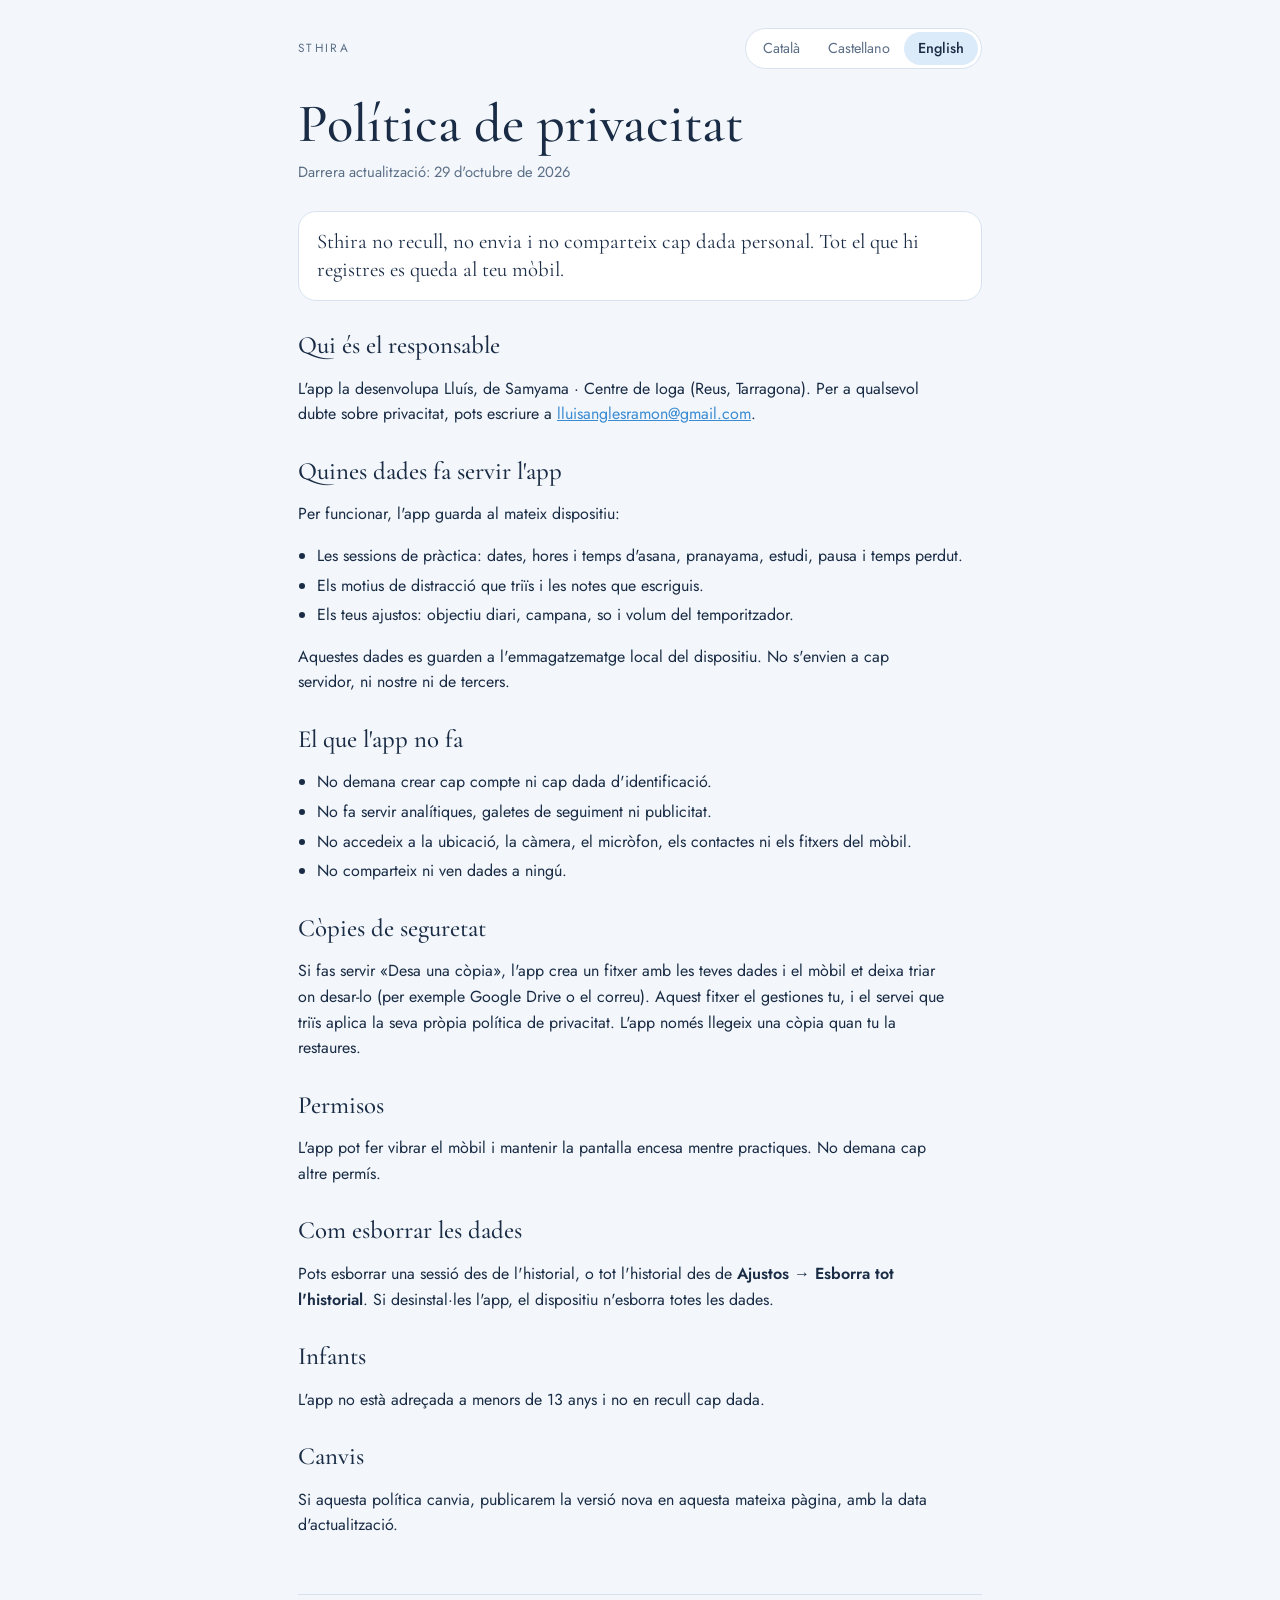
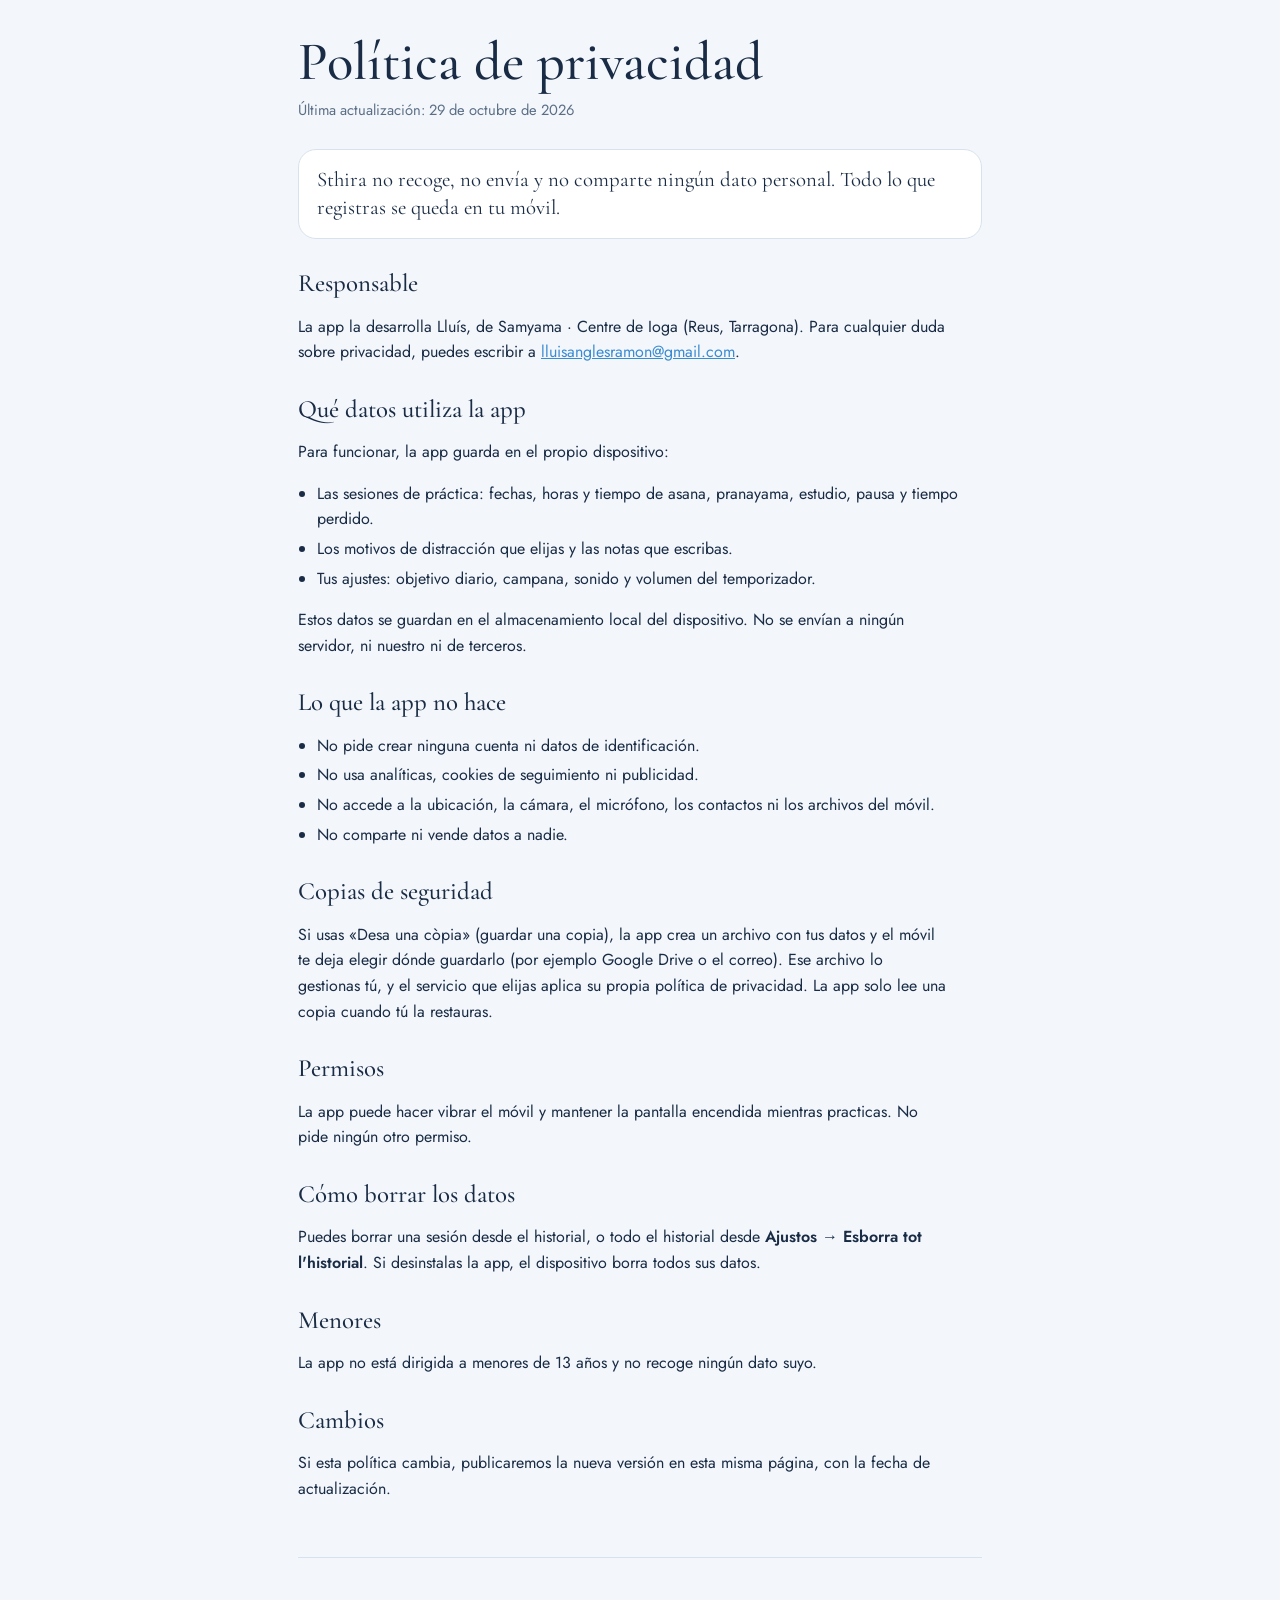
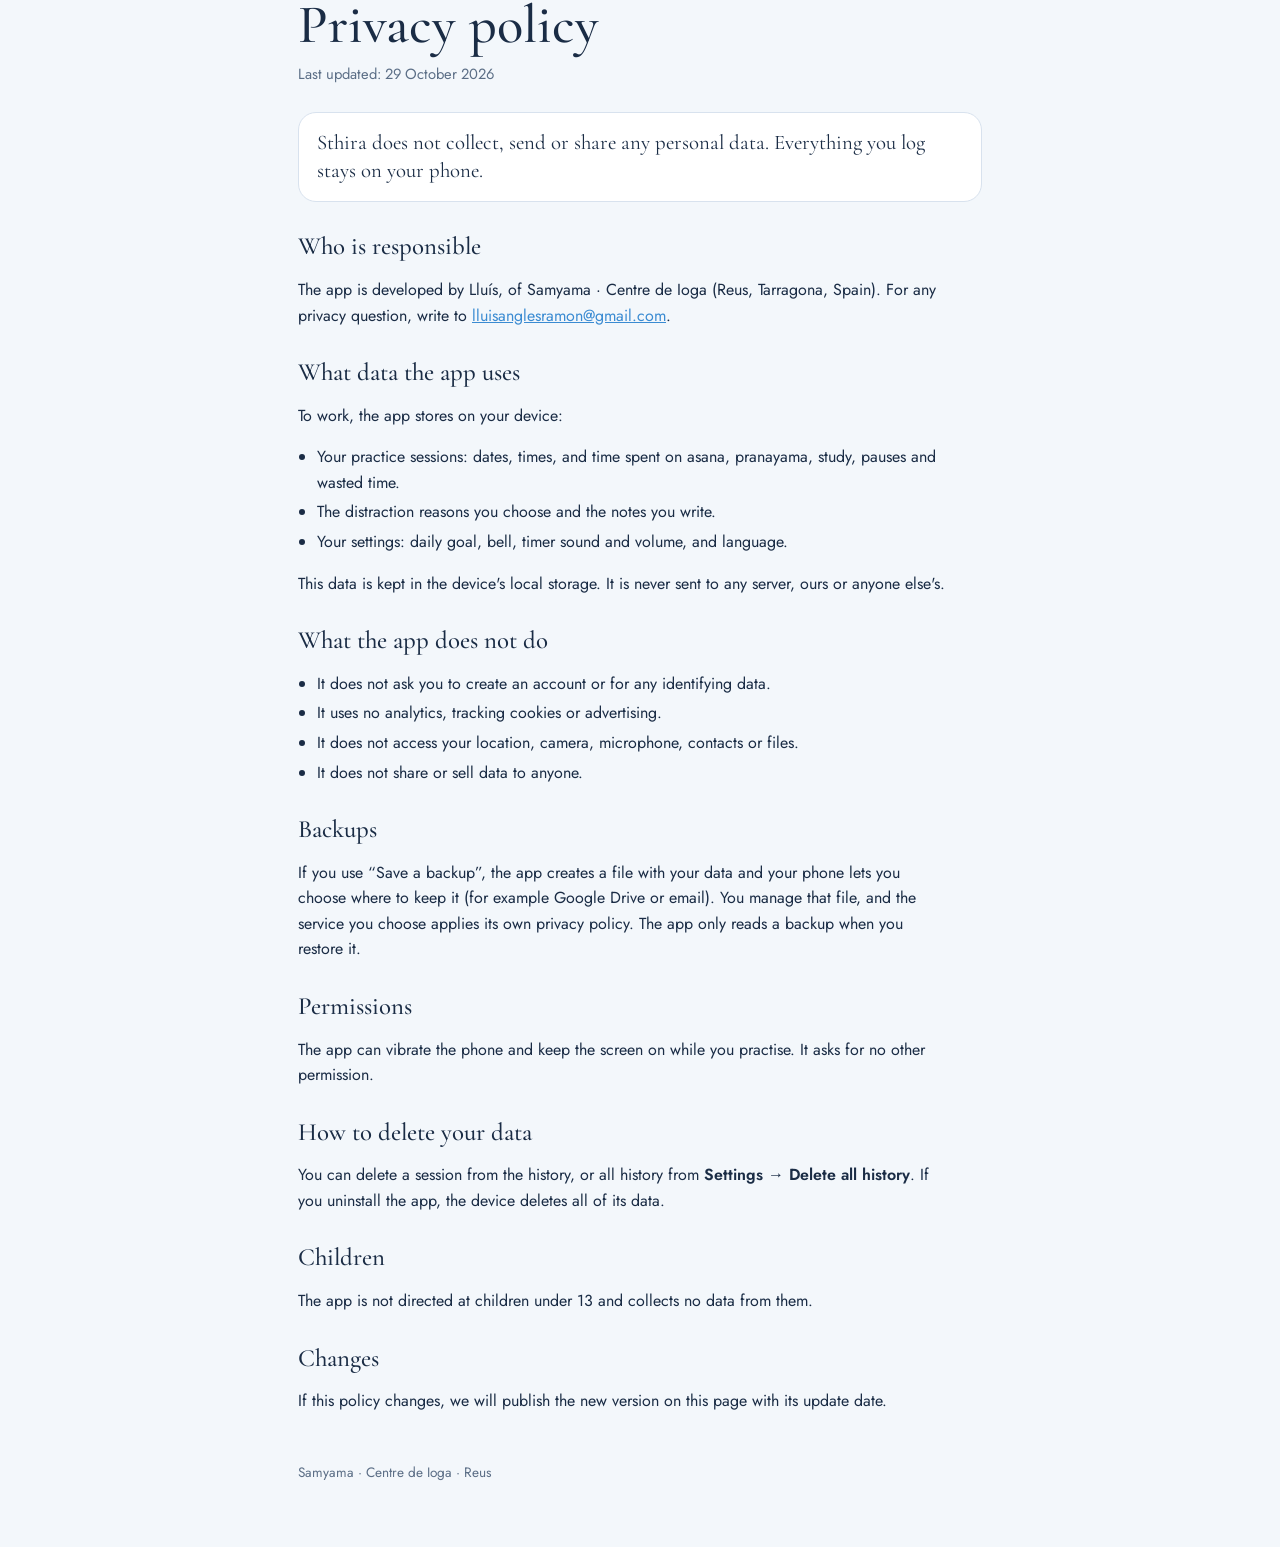
<file: privacy.html>
<!doctype html>
<html lang="ca">
<head>
<meta charset="utf-8">
<meta name="viewport" content="width=device-width, initial-scale=1, viewport-fit=cover">
<title>Privacitat · Sthira</title>
<meta name="description" content="Política de privacitat de l'app Sthira.">
<link rel="icon" type="image/png" sizes="192x192" href="icons/sthira2-192.png">
<link rel="stylesheet" href="fonts/fonts.css">
<style>
:root{
  --bg:#F3F7FB; --surface:#FFFFFF; --ink:#1A2C45; --muted:#5B6E86; --line:#D8E2EE; --brand:#3A8BD2; --soft:#DCEBF9;
  --display:'Cormorant Garamond', 'Iowan Old Style', Georgia, serif;
  --body:'Jost', 'Avenir Next', 'Helvetica Neue', Arial, sans-serif;
}
@media (prefers-color-scheme: dark){ :root{ --bg:#1D2D46; --surface:#26395A; --ink:#EEF3F9; --muted:#AFC0D4; --line:#3D5479; --brand:#8EC4F0; --soft:#2F4D74; color-scheme:dark } }
*{box-sizing:border-box}
html{padding-top:env(safe-area-inset-top,0px); padding-bottom:env(safe-area-inset-bottom,0px)}
body{margin:0; background:var(--bg); color:var(--ink); font-family:var(--body); font-size:16px; line-height:1.6; -webkit-font-smoothing:antialiased}
.wrap{max-width:720px; margin:0 auto; padding-left:max(18px, env(safe-area-inset-left,0px)); padding-right:max(18px, env(safe-area-inset-right,0px)); padding-block:28px 64px}
header{display:flex; justify-content:space-between; align-items:center; gap:12px; flex-wrap:wrap; margin-bottom:28px}
.app{font-size:.74rem; letter-spacing:.2em; text-transform:uppercase; color:var(--muted)}
.lang{display:inline-flex; border:1px solid var(--line); border-radius:999px; padding:3px; background:var(--surface)}
.lang a{padding:5px 14px; border-radius:999px; text-decoration:none; color:var(--muted); font-size:.9rem}
.lang a.on{background:var(--soft); color:var(--ink); font-weight:500}
h1{font-family:var(--display); font-weight:500; font-size:clamp(2.4rem, 9vw, 3.4rem); line-height:1; margin:0 0 10px; text-wrap:balance}
.date{color:var(--muted); margin:0 0 26px; font-size:.92rem}
.key{background:var(--surface); border:1px solid var(--line); border-radius:18px; padding:16px 18px; margin-bottom:30px}
.key p{margin:0; font-family:var(--display); font-size:1.3rem; line-height:1.35}
h2{font-family:var(--display); font-weight:500; font-size:1.55rem; margin:30px 0 8px; line-height:1.15}
p, li{max-width:65ch}
ul{padding-left:1.2em}
li{margin:4px 0}
a{color:var(--brand)}
code{font-size:.9em}
section + section{margin-top:56px; padding-top:40px; border-top:1px solid var(--line)}
footer{margin-top:48px; color:var(--muted); font-size:.85rem}
</style>
</head>
<body>
<div class="wrap">
  <header><span class="app">Sthira</span><nav class="lang"><a href="#ca" class="on" id="lca">Català</a><a href="#es" id="les">Castellano</a><a href="#en" id="len">English</a></nav></header>

  <section id="ca" lang="ca">
    <h1>Política de privacitat</h1>
    <p class="date">Darrera actualització: 29 d'octubre de 2026</p>
    <div class="key"><p>Sthira no recull, no envia i no comparteix cap dada personal. Tot el que hi registres es queda al teu mòbil.</p></div>

    <h2>Qui és el responsable</h2>
    <p>L'app la desenvolupa Lluís, de Samyama · Centre de Ioga (Reus, Tarragona). Per a qualsevol dubte sobre privacitat, pots escriure a <a href="mailto:lluisanglesramon@gmail.com">lluisanglesramon@gmail.com</a>.</p>

    <h2>Quines dades fa servir l'app</h2>
    <p>Per funcionar, l'app guarda al mateix dispositiu:</p>
    <ul>
      <li>Les sessions de pràctica: dates, hores i temps d'asana, pranayama, estudi, pausa i temps perdut.</li>
      <li>Els motius de distracció que triïs i les notes que escriguis.</li>
      <li>Els teus ajustos: objectiu diari, campana, so i volum del temporitzador.</li>
    </ul>
    <p>Aquestes dades es guarden a l'emmagatzematge local del dispositiu. No s'envien a cap servidor, ni nostre ni de tercers.</p>

    <h2>El que l'app no fa</h2>
    <ul>
      <li>No demana crear cap compte ni cap dada d'identificació.</li>
      <li>No fa servir analítiques, galetes de seguiment ni publicitat.</li>
      <li>No accedeix a la ubicació, la càmera, el micròfon, els contactes ni els fitxers del mòbil.</li>
      <li>No comparteix ni ven dades a ningú.</li>
    </ul>

    <h2>Còpies de seguretat</h2>
    <p>Si fas servir «Desa una còpia», l'app crea un fitxer amb les teves dades i el mòbil et deixa triar on desar-lo (per exemple Google Drive o el correu). Aquest fitxer el gestiones tu, i el servei que triïs aplica la seva pròpia política de privacitat. L'app només llegeix una còpia quan tu la restaures.</p>

    <h2>Permisos</h2>
    <p>L'app pot fer vibrar el mòbil i mantenir la pantalla encesa mentre practiques. No demana cap altre permís.</p>

    <h2>Com esborrar les dades</h2>
    <p>Pots esborrar una sessió des de l'historial, o tot l'historial des de <b>Ajustos → Esborra tot l'historial</b>. Si desinstal·les l'app, el dispositiu n'esborra totes les dades.</p>

    <h2>Infants</h2>
    <p>L'app no està adreçada a menors de 13 anys i no en recull cap dada.</p>

    <h2>Canvis</h2>
    <p>Si aquesta política canvia, publicarem la versió nova en aquesta mateixa pàgina, amb la data d'actualització.</p>
  </section>

  <section id="es" lang="es">
    <h1>Política de privacidad</h1>
    <p class="date">Última actualización: 29 de octubre de 2026</p>
    <div class="key"><p>Sthira no recoge, no envía y no comparte ningún dato personal. Todo lo que registras se queda en tu móvil.</p></div>

    <h2>Responsable</h2>
    <p>La app la desarrolla Lluís, de Samyama · Centre de Ioga (Reus, Tarragona). Para cualquier duda sobre privacidad, puedes escribir a <a href="mailto:lluisanglesramon@gmail.com">lluisanglesramon@gmail.com</a>.</p>

    <h2>Qué datos utiliza la app</h2>
    <p>Para funcionar, la app guarda en el propio dispositivo:</p>
    <ul>
      <li>Las sesiones de práctica: fechas, horas y tiempo de asana, pranayama, estudio, pausa y tiempo perdido.</li>
      <li>Los motivos de distracción que elijas y las notas que escribas.</li>
      <li>Tus ajustes: objetivo diario, campana, sonido y volumen del temporizador.</li>
    </ul>
    <p>Estos datos se guardan en el almacenamiento local del dispositivo. No se envían a ningún servidor, ni nuestro ni de terceros.</p>

    <h2>Lo que la app no hace</h2>
    <ul>
      <li>No pide crear ninguna cuenta ni datos de identificación.</li>
      <li>No usa analíticas, cookies de seguimiento ni publicidad.</li>
      <li>No accede a la ubicación, la cámara, el micrófono, los contactos ni los archivos del móvil.</li>
      <li>No comparte ni vende datos a nadie.</li>
    </ul>

    <h2>Copias de seguridad</h2>
    <p>Si usas «Desa una còpia» (guardar una copia), la app crea un archivo con tus datos y el móvil te deja elegir dónde guardarlo (por ejemplo Google Drive o el correo). Ese archivo lo gestionas tú, y el servicio que elijas aplica su propia política de privacidad. La app solo lee una copia cuando tú la restauras.</p>

    <h2>Permisos</h2>
    <p>La app puede hacer vibrar el móvil y mantener la pantalla encendida mientras practicas. No pide ningún otro permiso.</p>

    <h2>Cómo borrar los datos</h2>
    <p>Puedes borrar una sesión desde el historial, o todo el historial desde <b>Ajustos → Esborra tot l'historial</b>. Si desinstalas la app, el dispositivo borra todos sus datos.</p>

    <h2>Menores</h2>
    <p>La app no está dirigida a menores de 13 años y no recoge ningún dato suyo.</p>

    <h2>Cambios</h2>
    <p>Si esta política cambia, publicaremos la nueva versión en esta misma página, con la fecha de actualización.</p>
  </section>

  <section id="en" lang="en">
    <h1>Privacy policy</h1>
    <p class="date">Last updated: 29 October 2026</p>
    <div class="key"><p>Sthira does not collect, send or share any personal data. Everything you log stays on your phone.</p></div>

    <h2>Who is responsible</h2>
    <p>The app is developed by Lluís, of Samyama · Centre de Ioga (Reus, Tarragona, Spain). For any privacy question, write to <a href="mailto:lluisanglesramon@gmail.com">lluisanglesramon@gmail.com</a>.</p>

    <h2>What data the app uses</h2>
    <p>To work, the app stores on your device:</p>
    <ul>
      <li>Your practice sessions: dates, times, and time spent on asana, pranayama, study, pauses and wasted time.</li>
      <li>The distraction reasons you choose and the notes you write.</li>
      <li>Your settings: daily goal, bell, timer sound and volume, and language.</li>
    </ul>
    <p>This data is kept in the device's local storage. It is never sent to any server, ours or anyone else's.</p>

    <h2>What the app does not do</h2>
    <ul>
      <li>It does not ask you to create an account or for any identifying data.</li>
      <li>It uses no analytics, tracking cookies or advertising.</li>
      <li>It does not access your location, camera, microphone, contacts or files.</li>
      <li>It does not share or sell data to anyone.</li>
    </ul>

    <h2>Backups</h2>
    <p>If you use “Save a backup”, the app creates a file with your data and your phone lets you choose where to keep it (for example Google Drive or email). You manage that file, and the service you choose applies its own privacy policy. The app only reads a backup when you restore it.</p>

    <h2>Permissions</h2>
    <p>The app can vibrate the phone and keep the screen on while you practise. It asks for no other permission.</p>

    <h2>How to delete your data</h2>
    <p>You can delete a session from the history, or all history from <b>Settings → Delete all history</b>. If you uninstall the app, the device deletes all of its data.</p>

    <h2>Children</h2>
    <p>The app is not directed at children under 13 and collects no data from them.</p>

    <h2>Changes</h2>
    <p>If this policy changes, we will publish the new version on this page with its update date.</p>
  </section>

  <footer>Samyama · Centre de Ioga · Reus</footer>
</div>
<script>
function mark(){ const h = location.hash || "#ca"; ["ca","es","en"].forEach(l => document.getElementById("l"+l).classList.toggle("on", h === "#"+l)); }
if(!location.hash){ const l = (navigator.language || "ca").toLowerCase(); const pick = l.startsWith("ca") ? "" : l.startsWith("es") ? "es" : "en"; if(pick) location.replace("#"+pick); }
addEventListener("hashchange", mark); mark();
</script>
</body>
</html>
</file>
<file: fonts/fonts.css>
/* Fonts allotjades localment (llicència SIL Open Font License) */
@font-face{font-family:'Cormorant Garamond';font-style:normal;font-weight:400;font-display:swap;src:url(./cormorant-garamond-latin-ext-400-normal.woff2) format('woff2');unicode-range:U+0100-02AF,U+0304,U+0308,U+0329,U+1E00-1E9F,U+1EF2-1EFF,U+2020,U+20A0-20AB,U+20AD-20C0,U+2113,U+2C60-2C7F,U+A720-A7FF}
@font-face{font-family:'Cormorant Garamond';font-style:normal;font-weight:400;font-display:swap;src:url(./cormorant-garamond-latin-400-normal.woff2) format('woff2');unicode-range:U+0000-00FF,U+0131,U+0152-0153,U+02BB-02BC,U+02C6,U+02DA,U+02DC,U+0304,U+0308,U+0329,U+2000-206F,U+2074,U+20AC,U+2122,U+2191,U+2193,U+2212,U+2215,U+FEFF,U+FFFD}
@font-face{font-family:'Cormorant Garamond';font-style:italic;font-weight:400;font-display:swap;src:url(./cormorant-garamond-latin-ext-400-italic.woff2) format('woff2');unicode-range:U+0100-02AF,U+0304,U+0308,U+0329,U+1E00-1E9F,U+1EF2-1EFF,U+2020,U+20A0-20AB,U+20AD-20C0,U+2113,U+2C60-2C7F,U+A720-A7FF}
@font-face{font-family:'Cormorant Garamond';font-style:italic;font-weight:400;font-display:swap;src:url(./cormorant-garamond-latin-400-italic.woff2) format('woff2');unicode-range:U+0000-00FF,U+0131,U+0152-0153,U+02BB-02BC,U+02C6,U+02DA,U+02DC,U+0304,U+0308,U+0329,U+2000-206F,U+2074,U+20AC,U+2122,U+2191,U+2193,U+2212,U+2215,U+FEFF,U+FFFD}
@font-face{font-family:'Jost';font-style:normal;font-weight:400;font-display:swap;src:url(./jost-latin-ext-400-normal.woff2) format('woff2');unicode-range:U+0100-02AF,U+0304,U+0308,U+0329,U+1E00-1E9F,U+1EF2-1EFF,U+2020,U+20A0-20AB,U+20AD-20C0,U+2113,U+2C60-2C7F,U+A720-A7FF}
@font-face{font-family:'Jost';font-style:normal;font-weight:400;font-display:swap;src:url(./jost-latin-400-normal.woff2) format('woff2');unicode-range:U+0000-00FF,U+0131,U+0152-0153,U+02BB-02BC,U+02C6,U+02DA,U+02DC,U+0304,U+0308,U+0329,U+2000-206F,U+2074,U+20AC,U+2122,U+2191,U+2193,U+2212,U+2215,U+FEFF,U+FFFD}
@font-face{font-family:'Cormorant Garamond';font-style:normal;font-weight:500;font-display:swap;src:url(./cormorant-garamond-latin-ext-500-normal.woff2) format('woff2');unicode-range:U+0100-02AF,U+0304,U+0308,U+0329,U+1E00-1E9F,U+1EF2-1EFF,U+2020,U+20A0-20AB,U+20AD-20C0,U+2113,U+2C60-2C7F,U+A720-A7FF}
@font-face{font-family:'Cormorant Garamond';font-style:normal;font-weight:500;font-display:swap;src:url(./cormorant-garamond-latin-500-normal.woff2) format('woff2');unicode-range:U+0000-00FF,U+0131,U+0152-0153,U+02BB-02BC,U+02C6,U+02DA,U+02DC,U+0304,U+0308,U+0329,U+2000-206F,U+2074,U+20AC,U+2122,U+2191,U+2193,U+2212,U+2215,U+FEFF,U+FFFD}
@font-face{font-family:'Cormorant Garamond';font-style:italic;font-weight:500;font-display:swap;src:url(./cormorant-garamond-latin-ext-500-italic.woff2) format('woff2');unicode-range:U+0100-02AF,U+0304,U+0308,U+0329,U+1E00-1E9F,U+1EF2-1EFF,U+2020,U+20A0-20AB,U+20AD-20C0,U+2113,U+2C60-2C7F,U+A720-A7FF}
@font-face{font-family:'Cormorant Garamond';font-style:italic;font-weight:500;font-display:swap;src:url(./cormorant-garamond-latin-500-italic.woff2) format('woff2');unicode-range:U+0000-00FF,U+0131,U+0152-0153,U+02BB-02BC,U+02C6,U+02DA,U+02DC,U+0304,U+0308,U+0329,U+2000-206F,U+2074,U+20AC,U+2122,U+2191,U+2193,U+2212,U+2215,U+FEFF,U+FFFD}
@font-face{font-family:'Jost';font-style:normal;font-weight:500;font-display:swap;src:url(./jost-latin-ext-500-normal.woff2) format('woff2');unicode-range:U+0100-02AF,U+0304,U+0308,U+0329,U+1E00-1E9F,U+1EF2-1EFF,U+2020,U+20A0-20AB,U+20AD-20C0,U+2113,U+2C60-2C7F,U+A720-A7FF}
@font-face{font-family:'Jost';font-style:normal;font-weight:500;font-display:swap;src:url(./jost-latin-500-normal.woff2) format('woff2');unicode-range:U+0000-00FF,U+0131,U+0152-0153,U+02BB-02BC,U+02C6,U+02DA,U+02DC,U+0304,U+0308,U+0329,U+2000-206F,U+2074,U+20AC,U+2122,U+2191,U+2193,U+2212,U+2215,U+FEFF,U+FFFD}
@font-face{font-family:'Cormorant Garamond';font-style:normal;font-weight:600;font-display:swap;src:url(./cormorant-garamond-latin-ext-600-normal.woff2) format('woff2');unicode-range:U+0100-02AF,U+0304,U+0308,U+0329,U+1E00-1E9F,U+1EF2-1EFF,U+2020,U+20A0-20AB,U+20AD-20C0,U+2113,U+2C60-2C7F,U+A720-A7FF}
@font-face{font-family:'Cormorant Garamond';font-style:normal;font-weight:600;font-display:swap;src:url(./cormorant-garamond-latin-600-normal.woff2) format('woff2');unicode-range:U+0000-00FF,U+0131,U+0152-0153,U+02BB-02BC,U+02C6,U+02DA,U+02DC,U+0304,U+0308,U+0329,U+2000-206F,U+2074,U+20AC,U+2122,U+2191,U+2193,U+2212,U+2215,U+FEFF,U+FFFD}
@font-face{font-family:'Cormorant Garamond';font-style:italic;font-weight:600;font-display:swap;src:url(./cormorant-garamond-latin-ext-600-italic.woff2) format('woff2');unicode-range:U+0100-02AF,U+0304,U+0308,U+0329,U+1E00-1E9F,U+1EF2-1EFF,U+2020,U+20A0-20AB,U+20AD-20C0,U+2113,U+2C60-2C7F,U+A720-A7FF}
@font-face{font-family:'Cormorant Garamond';font-style:italic;font-weight:600;font-display:swap;src:url(./cormorant-garamond-latin-600-italic.woff2) format('woff2');unicode-range:U+0000-00FF,U+0131,U+0152-0153,U+02BB-02BC,U+02C6,U+02DA,U+02DC,U+0304,U+0308,U+0329,U+2000-206F,U+2074,U+20AC,U+2122,U+2191,U+2193,U+2212,U+2215,U+FEFF,U+FFFD}
@font-face{font-family:'Jost';font-style:normal;font-weight:600;font-display:swap;src:url(./jost-latin-ext-600-normal.woff2) format('woff2');unicode-range:U+0100-02AF,U+0304,U+0308,U+0329,U+1E00-1E9F,U+1EF2-1EFF,U+2020,U+20A0-20AB,U+20AD-20C0,U+2113,U+2C60-2C7F,U+A720-A7FF}
@font-face{font-family:'Jost';font-style:normal;font-weight:600;font-display:swap;src:url(./jost-latin-600-normal.woff2) format('woff2');unicode-range:U+0000-00FF,U+0131,U+0152-0153,U+02BB-02BC,U+02C6,U+02DA,U+02DC,U+0304,U+0308,U+0329,U+2000-206F,U+2074,U+20AC,U+2122,U+2191,U+2193,U+2212,U+2215,U+FEFF,U+FFFD}
</file>
